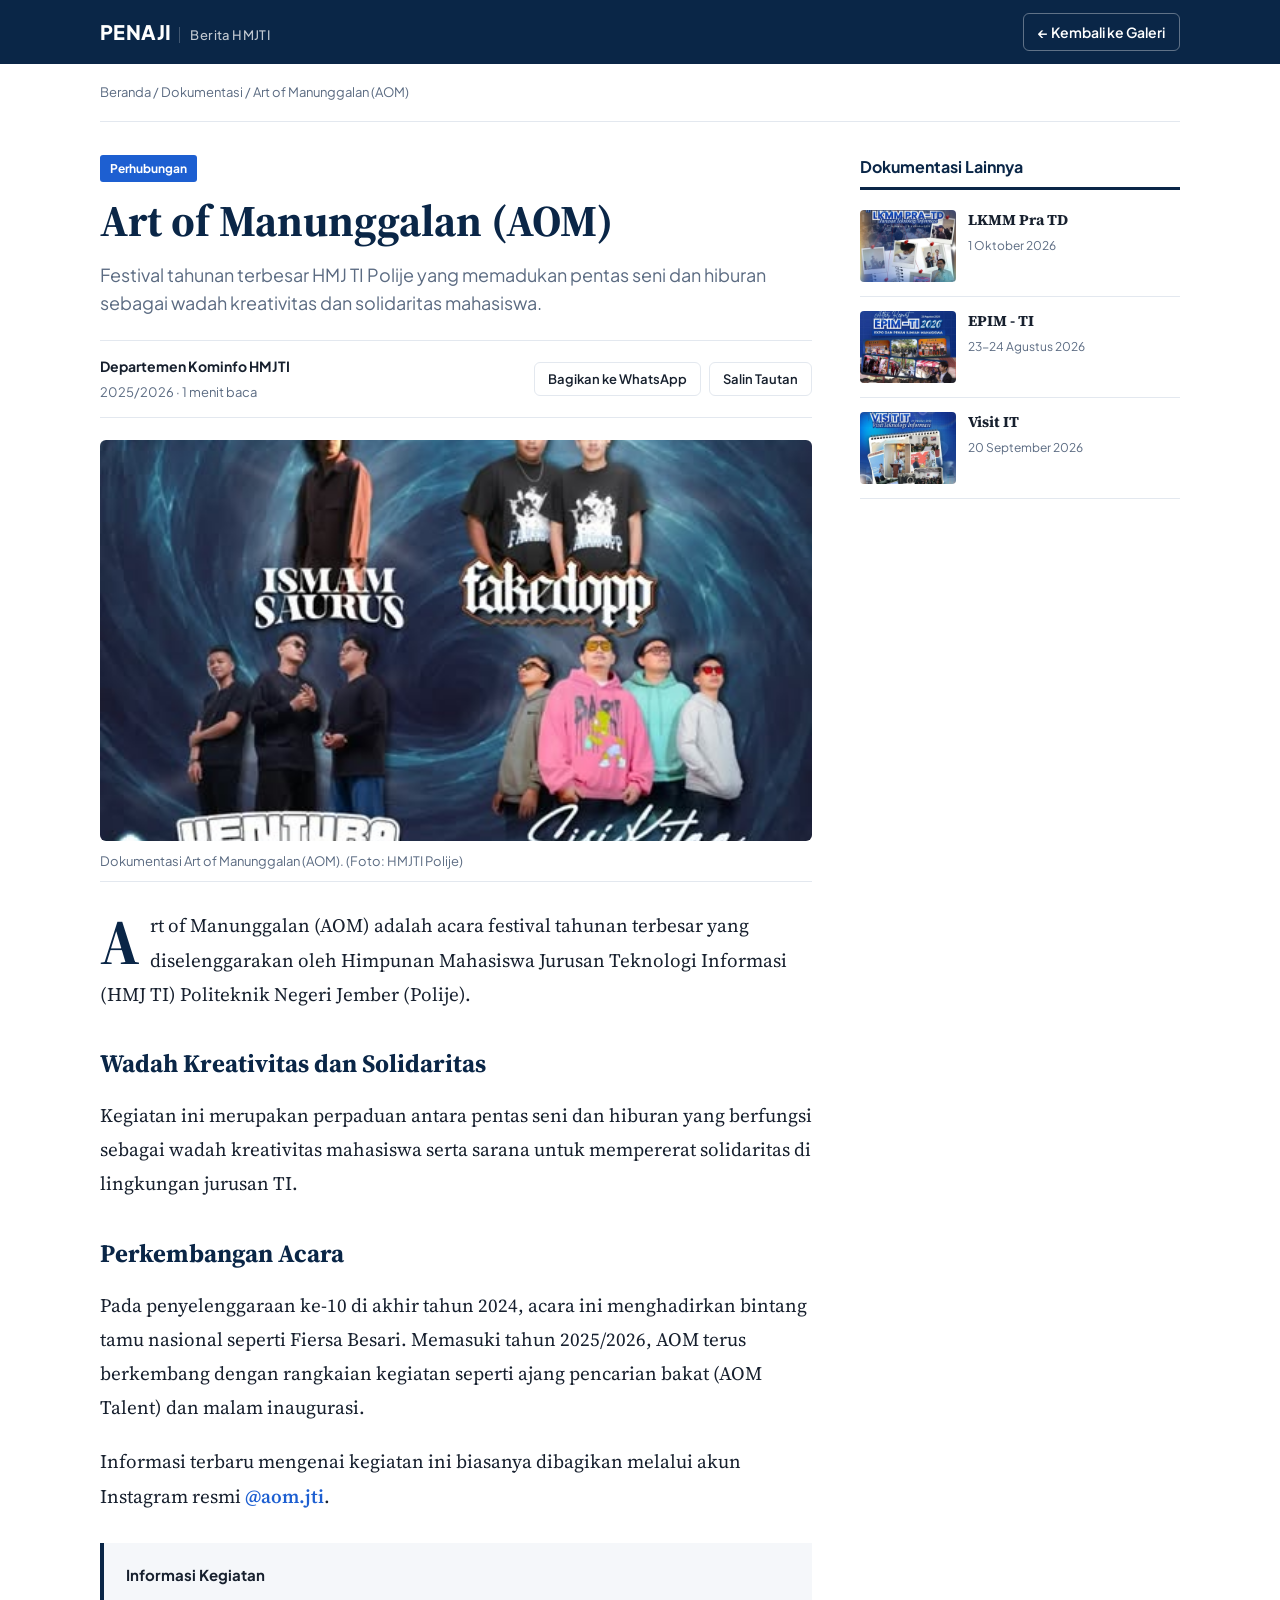
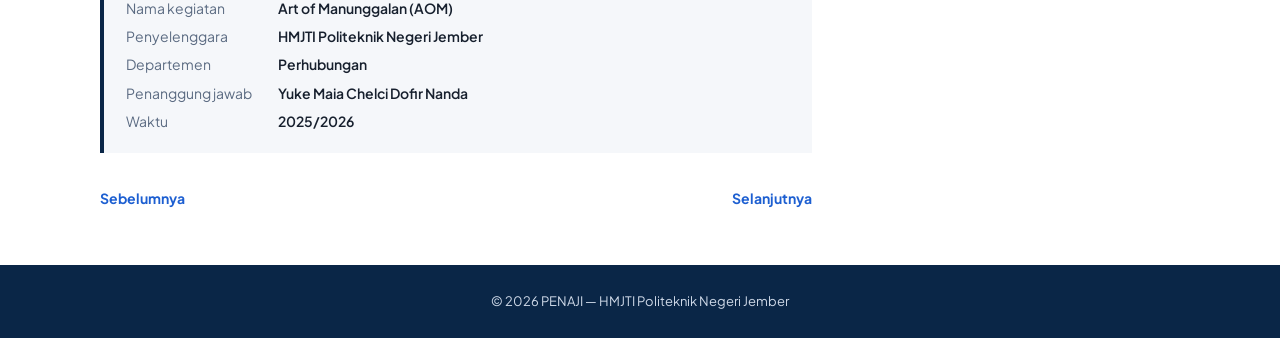
<file: galeri1.html>
<!DOCTYPE html>
<html lang="id">
<head>
<meta charset="UTF-8">
<meta name="viewport" content="width=device-width, initial-scale=1.0">
<title>Art of Manunggalan (AOM) — Berita HMJTI</title>
<meta name="description" content="Festival tahunan terbesar HMJ TI Polije yang memadukan pentas seni dan hiburan sebagai wadah kreativitas dan solidaritas mahasiswa.">
<meta name="theme-color" content="#0A2647">
<link rel="preconnect" href="https://fonts.googleapis.com">
<link rel="preconnect" href="https://fonts.gstatic.com" crossorigin>
<link href="https://fonts.googleapis.com/css2?family=Plus+Jakarta+Sans:wght@400;500;600;700;800&family=Source+Serif+4:opsz,wght@8..60,400;8..60,600;8..60,700&display=swap" rel="stylesheet">
<style>
:root{--navy:#0A2647;--blue:#1d5fd1;--ink:#17202e;--muted:#5b6b82;--line:#e3e8ef;--soft:#f5f7fa}
*{box-sizing:border-box;margin:0;padding:0}
html{scroll-behavior:smooth}
body{font-family:'Plus Jakarta Sans',system-ui,sans-serif;color:var(--ink);background:#fff;line-height:1.6}
a{color:inherit;text-decoration:none}
img{display:block;max-width:100%}
.wrap{max-width:1120px;margin:0 auto;padding:0 20px}
.progress{position:fixed;top:0;left:0;height:3px;width:0;background:#f2a900;z-index:20}
.top{background:var(--navy);color:#fff;position:sticky;top:0;z-index:10}
.top .wrap{display:flex;align-items:center;justify-content:space-between;gap:12px;min-height:64px}
.brand{font-weight:800;font-size:20px;letter-spacing:.02em}
.brand span{font-weight:500;font-size:13px;opacity:.75;margin-left:8px;padding-left:10px;border-left:1px solid rgba(255,255,255,.3)}
.back{font-size:14px;font-weight:600;border:1px solid rgba(255,255,255,.35);padding:7px 14px;border-radius:6px;white-space:nowrap}
.back:hover{background:#fff;color:var(--navy)}
.crumb{font-size:13px;color:var(--muted);padding:18px 0;border-bottom:1px solid var(--line)}
.crumb a:hover{color:var(--blue)}
.layout{display:grid;grid-template-columns:minmax(0,1fr) 320px;gap:48px;padding-top:32px;padding-bottom:56px}
.kicker{display:inline-block;background:var(--blue);color:#fff;font-size:12px;font-weight:700;padding:4px 10px;border-radius:3px}
h1{font-family:'Source Serif 4',Georgia,serif;font-size:clamp(28px,4.6vw,44px);line-height:1.15;margin:14px 0;color:var(--navy)}
.dek{font-size:18px;color:var(--muted)}
.byline{display:flex;flex-wrap:wrap;justify-content:space-between;align-items:center;gap:14px;border-top:1px solid var(--line);border-bottom:1px solid var(--line);padding:14px 0;margin:22px 0}
.author b{display:block;font-size:14px}
.author small{color:var(--muted);font-size:13px}
.share{display:flex;gap:8px}
.share button{font:600 13px 'Plus Jakarta Sans',sans-serif;border:1px solid var(--line);background:#fff;color:var(--ink);padding:8px 13px;border-radius:6px;cursor:pointer}
.share button:hover{border-color:var(--blue);color:var(--blue)}
figure img{width:100%;aspect-ratio:16/9;object-fit:cover;border-radius:6px;background:var(--soft);cursor:zoom-in}
figcaption{font-size:13px;color:var(--muted);padding:10px 0;border-bottom:1px solid var(--line)}
.body{font-family:'Source Serif 4',Georgia,serif;font-size:19px;line-height:1.8;margin-top:26px}
.body p{margin-bottom:20px}
.body p:first-child::first-letter{float:left;font-size:64px;line-height:.95;font-weight:700;color:var(--navy);padding:4px 10px 0 0}
.body h2{font-size:25px;color:var(--navy);margin:30px 0 12px}
.body ul{margin:0 0 20px 22px}
.info{background:var(--soft);border-left:4px solid var(--navy);padding:20px 22px;margin-top:30px}
.info h3{font-size:15px;margin-bottom:10px}
.info dl{display:grid;grid-template-columns:140px 1fr;gap:6px 12px;font-size:14px}
.info dt{color:var(--muted)}
.info dd{font-weight:600}
aside h3{font-size:16px;color:var(--navy);border-bottom:3px solid var(--navy);padding-bottom:8px;margin-bottom:6px}
.side{position:sticky;top:88px}
.rel{display:grid;grid-template-columns:96px 1fr;gap:12px;padding:14px 0;border-bottom:1px solid var(--line)}
.rel img{width:96px;height:72px;object-fit:cover;border-radius:4px;background:var(--soft)}
.rel b{display:block;font-family:'Source Serif 4',Georgia,serif;font-size:15px;line-height:1.35}
.rel small{color:var(--muted);font-size:12px}
.rel:hover b{color:var(--blue)}
.pager{display:flex;justify-content:space-between;gap:16px;margin-top:34px;font-size:14px;font-weight:700;color:var(--blue)}
footer{background:var(--navy);color:#cfd9e8;font-size:13px;padding:26px 0;text-align:center}
.zoom{position:fixed;inset:0;background:rgba(5,14,28,.94);display:none;place-items:center;padding:20px;z-index:30;cursor:zoom-out}
.zoom.show{display:grid}
.zoom img{max-height:90vh;border-radius:4px}
@media(max-width:860px){.layout{grid-template-columns:1fr;gap:40px}.side{position:static}}
@media(max-width:520px){.brand span{display:none}.body{font-size:17.5px}.info dl{grid-template-columns:1fr}}
@media print{.top,.share,aside,.progress,.pager{display:none}.layout{display:block}}
</style>
</head>
<body>
<div class="progress" id="progress"></div>
<header class="top"><div class="wrap">
  <a href="index.html" class="brand">PENAJI<span>Berita HMJTI</span></a>
  <a href="index.html#galeri" class="back">&larr; Kembali ke Galeri</a>
</div></header>

<div class="wrap">
  <nav class="crumb" aria-label="Breadcrumb"><a href="index.html">Beranda</a> / <a href="index.html#galeri">Dokumentasi</a> / Art of Manunggalan (AOM)</nav>
</div>

<main class="wrap layout">
  <article>
    <span class="kicker">Perhubungan</span>
    <h1>Art of Manunggalan (AOM)</h1>
    <p class="dek">Festival tahunan terbesar HMJ TI Polije yang memadukan pentas seni dan hiburan sebagai wadah kreativitas dan solidaritas mahasiswa.</p>
    <div class="byline">
      <div class="author"><b>Departemen Kominfo HMJTI</b><small>2025/2026 &middot; <span id="readTime">1</span> menit baca</small></div>
      <div class="share">
        <button type="button" id="shareWa">Bagikan ke WhatsApp</button>
        <button type="button" id="copyLink">Salin Tautan</button>
      </div>
    </div>
    <figure>
      <img src="assets/galeri1.jpeg" alt="Dokumentasi Art of Manunggalan (AOM)" id="heroImg">
      <figcaption>Dokumentasi Art of Manunggalan (AOM). (Foto: HMJTI Polije)</figcaption>
    </figure>
    <div class="body" id="articleBody">
      <p>Art of Manunggalan (AOM) adalah acara festival tahunan terbesar yang diselenggarakan oleh Himpunan Mahasiswa Jurusan Teknologi Informasi (HMJ TI) Politeknik Negeri Jember (Polije).</p>
      <h2>Wadah Kreativitas dan Solidaritas</h2>
      <p>Kegiatan ini merupakan perpaduan antara pentas seni dan hiburan yang berfungsi sebagai wadah kreativitas mahasiswa serta sarana untuk mempererat solidaritas di lingkungan jurusan TI.</p>
      <h2>Perkembangan Acara</h2>
      <p>Pada penyelenggaraan ke-10 di akhir tahun 2024, acara ini menghadirkan bintang tamu nasional seperti Fiersa Besari. Memasuki tahun 2025/2026, AOM terus berkembang dengan rangkaian kegiatan seperti ajang pencarian bakat (AOM Talent) dan malam inaugurasi.</p>
      <p>Informasi terbaru mengenai kegiatan ini biasanya dibagikan melalui akun Instagram resmi <a href="https://www.instagram.com/aom.jti" target="_blank" rel="noopener noreferrer" style="color:var(--blue);font-weight:600">@aom.jti</a>.</p>
    </div>
    <div class="info">
      <h3>Informasi Kegiatan</h3>
      <dl>
        <dt>Nama kegiatan</dt><dd>Art of Manunggalan (AOM)</dd>
        <dt>Penyelenggara</dt><dd>HMJTI Politeknik Negeri Jember</dd>
        <dt>Departemen</dt><dd>Perhubungan</dd>
        <dt>Penanggung jawab</dt><dd>Yuke Maia Chelci Dofir Nanda</dd>
        <dt>Waktu</dt><dd>2025/2026</dd>
      </dl>
    </div>
    <nav class="pager"><a href="galeri4.html"> Sebelumnya</a><a href="galeri2.html">Selanjutnya </a></nav>
  </article>
  <aside><div class="side">
    <h3>Dokumentasi Lainnya</h3>
    <a class="rel" href="galeri2.html"><img src="assets/galeri2.jpeg" alt=""><span><b>LKMM Pra TD</b><small>1 Oktober 2026</small></span></a>
    <a class="rel" href="galeri3.html"><img src="assets/galeri3.jpeg" alt=""><span><b>EPIM - TI</b><small>23-24 Agustus 2026</small></span></a>
    <a class="rel" href="galeri4.html"><img src="assets/galeri4.jpeg" alt=""><span><b>Visit IT</b><small>20 September 2026</small></span></a>
  </div></aside>
</main>

<footer><div class="wrap">&copy; 2026 PENAJI — HMJTI Politeknik Negeri Jember</div></footer>

<div class="zoom" id="zoom"><img src="assets/galeri1.jpeg" alt="Foto diperbesar"></div>

<script>
const $ = (id) => document.getElementById(id);

// Garis progres membaca
function updateProgress() {
  const max = document.documentElement.scrollHeight - innerHeight;
  $("progress").style.width = (max > 0 ? (scrollY / max) * 100 : 0) + "%";
}
addEventListener("scroll", updateProgress, { passive: true });
updateProgress();

// Estimasi waktu baca (200 kata per menit)
const words = $("articleBody").textContent.trim().split(/\s+/).length;
$("readTime").textContent = Math.max(1, Math.ceil(words / 200));

// Bagikan
$("shareWa").addEventListener("click", () => {
  const text = encodeURIComponent(document.title + "\n" + location.href);
  window.open("https://api.whatsapp.com/send?text=" + text, "_blank", "noopener");
});
$("copyLink").addEventListener("click", async (e) => {
  const btn = e.currentTarget;
  try { await navigator.clipboard.writeText(location.href); btn.textContent = "Tautan disalin"; }
  catch (err) { prompt("Salin tautan berikut:", location.href); }
  setTimeout(() => (btn.textContent = "Salin Tautan"), 2000);
});

// Perbesar foto
$("heroImg").addEventListener("click", () => $("zoom").classList.add("show"));
$("zoom").addEventListener("click", () => $("zoom").classList.remove("show"));
addEventListener("keydown", (e) => { if (e.key === "Escape") $("zoom").classList.remove("show"); });
</script>
</body>
</html>
</file>
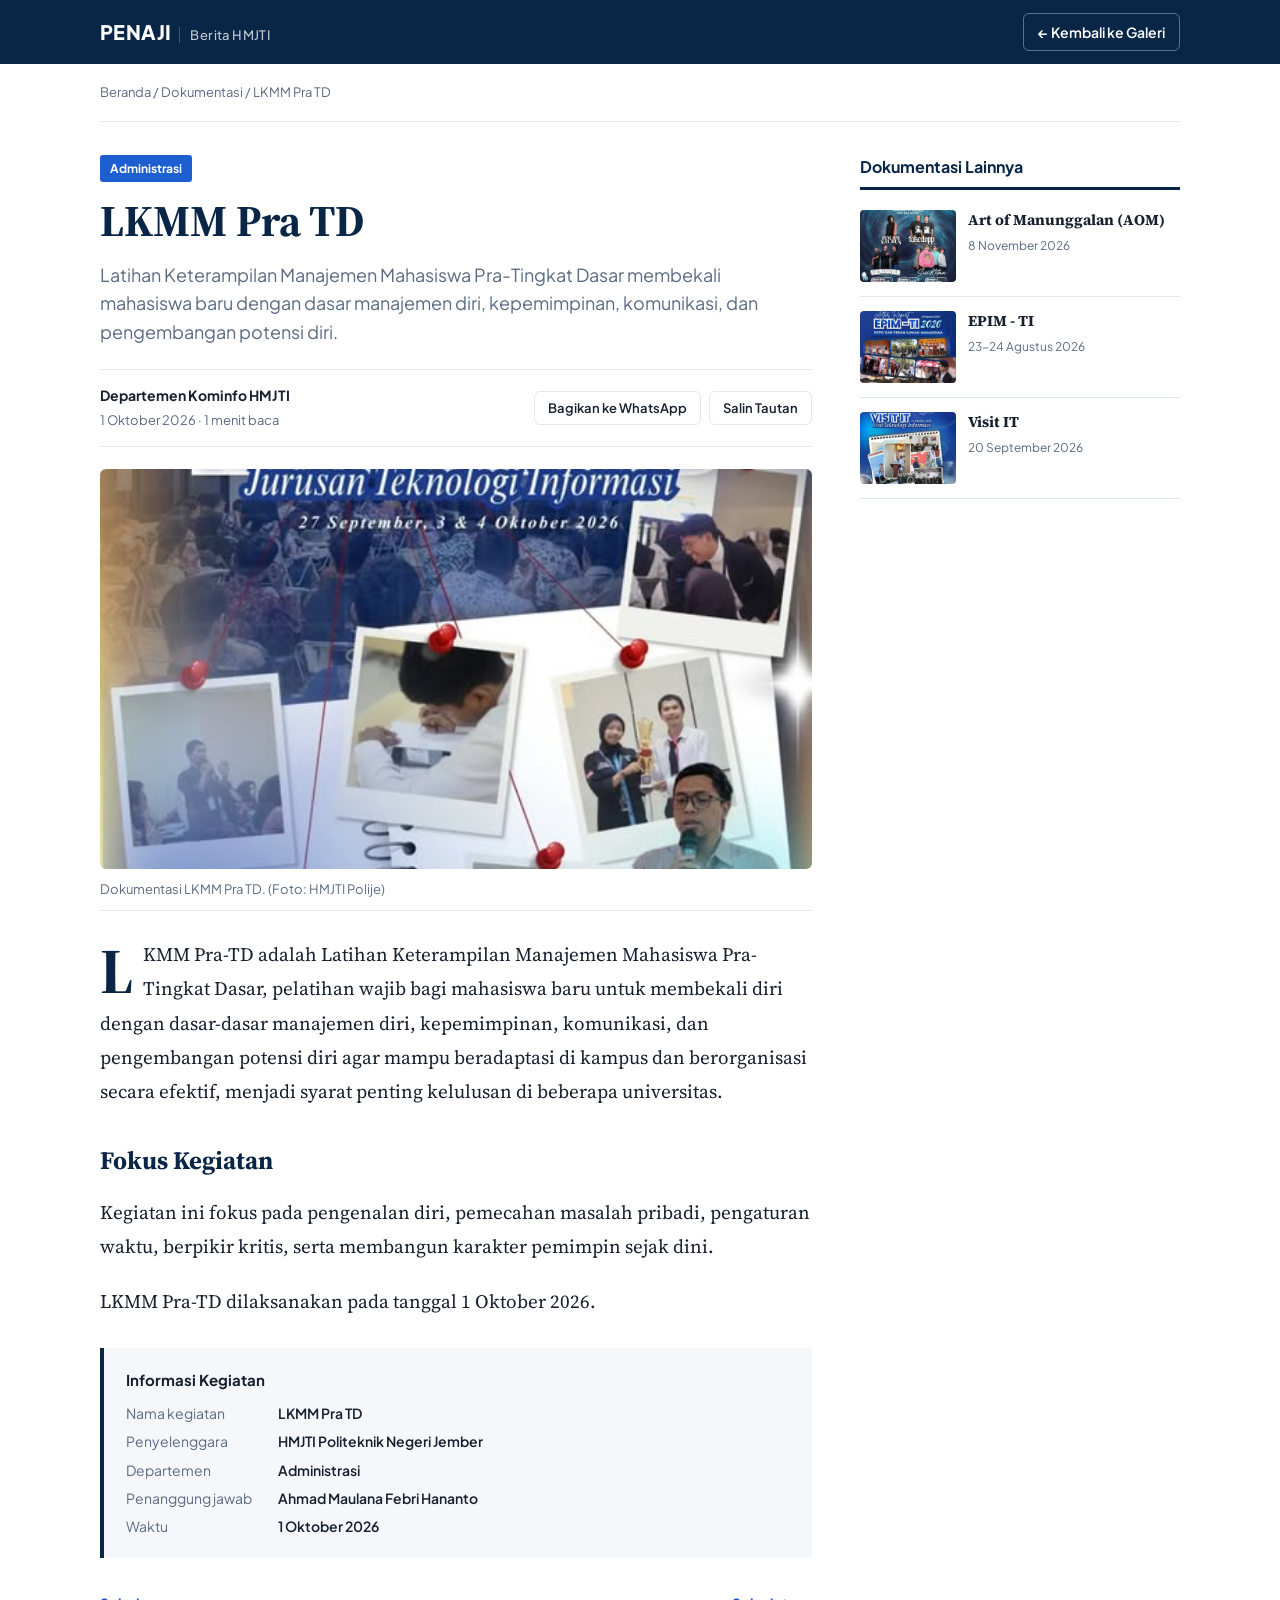
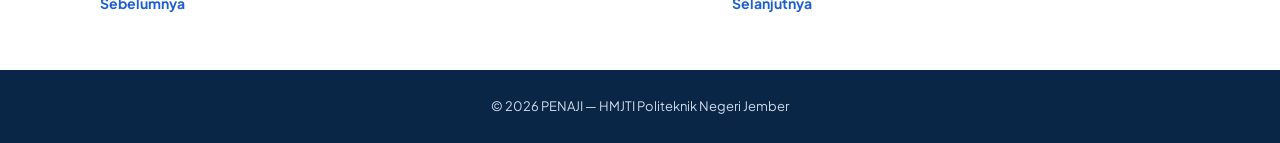
<file: galeri2.html>
<!DOCTYPE html>
<html lang="id">
<head>
<meta charset="UTF-8">
<meta name="viewport" content="width=device-width, initial-scale=1.0">
<title>LKMM Pra TD — Berita HMJTI</title>
<meta name="description" content="Latihan Keterampilan Manajemen Mahasiswa Pra-Tingkat Dasar membekali mahasiswa baru dengan dasar manajemen diri, kepemimpinan, komunikasi, dan pengembangan potensi diri.">
<meta name="theme-color" content="#0A2647">
<link rel="preconnect" href="https://fonts.googleapis.com">
<link rel="preconnect" href="https://fonts.gstatic.com" crossorigin>
<link href="https://fonts.googleapis.com/css2?family=Plus+Jakarta+Sans:wght@400;500;600;700;800&family=Source+Serif+4:opsz,wght@8..60,400;8..60,600;8..60,700&display=swap" rel="stylesheet">
<style>
:root{--navy:#0A2647;--blue:#1d5fd1;--ink:#17202e;--muted:#5b6b82;--line:#e3e8ef;--soft:#f5f7fa}
*{box-sizing:border-box;margin:0;padding:0}
html{scroll-behavior:smooth}
body{font-family:'Plus Jakarta Sans',system-ui,sans-serif;color:var(--ink);background:#fff;line-height:1.6}
a{color:inherit;text-decoration:none}
img{display:block;max-width:100%}
.wrap{max-width:1120px;margin:0 auto;padding:0 20px}
.progress{position:fixed;top:0;left:0;height:3px;width:0;background:#f2a900;z-index:20}
.top{background:var(--navy);color:#fff;position:sticky;top:0;z-index:10}
.top .wrap{display:flex;align-items:center;justify-content:space-between;gap:12px;min-height:64px}
.brand{font-weight:800;font-size:20px;letter-spacing:.02em}
.brand span{font-weight:500;font-size:13px;opacity:.75;margin-left:8px;padding-left:10px;border-left:1px solid rgba(255,255,255,.3)}
.back{font-size:14px;font-weight:600;border:1px solid rgba(255,255,255,.35);padding:7px 14px;border-radius:6px;white-space:nowrap}
.back:hover{background:#fff;color:var(--navy)}
.crumb{font-size:13px;color:var(--muted);padding:18px 0;border-bottom:1px solid var(--line)}
.crumb a:hover{color:var(--blue)}
.layout{display:grid;grid-template-columns:minmax(0,1fr) 320px;gap:48px;padding-top:32px;padding-bottom:56px}
.kicker{display:inline-block;background:var(--blue);color:#fff;font-size:12px;font-weight:700;padding:4px 10px;border-radius:3px}
h1{font-family:'Source Serif 4',Georgia,serif;font-size:clamp(28px,4.6vw,44px);line-height:1.15;margin:14px 0;color:var(--navy)}
.dek{font-size:18px;color:var(--muted)}
.byline{display:flex;flex-wrap:wrap;justify-content:space-between;align-items:center;gap:14px;border-top:1px solid var(--line);border-bottom:1px solid var(--line);padding:14px 0;margin:22px 0}
.author b{display:block;font-size:14px}
.author small{color:var(--muted);font-size:13px}
.share{display:flex;gap:8px}
.share button{font:600 13px 'Plus Jakarta Sans',sans-serif;border:1px solid var(--line);background:#fff;color:var(--ink);padding:8px 13px;border-radius:6px;cursor:pointer}
.share button:hover{border-color:var(--blue);color:var(--blue)}
figure img{width:100%;aspect-ratio:16/9;object-fit:cover;border-radius:6px;background:var(--soft);cursor:zoom-in}
figcaption{font-size:13px;color:var(--muted);padding:10px 0;border-bottom:1px solid var(--line)}
.body{font-family:'Source Serif 4',Georgia,serif;font-size:19px;line-height:1.8;margin-top:26px}
.body p{margin-bottom:20px}
.body p:first-child::first-letter{float:left;font-size:64px;line-height:.95;font-weight:700;color:var(--navy);padding:4px 10px 0 0}
.body h2{font-size:25px;color:var(--navy);margin:30px 0 12px}
.body ul{margin:0 0 20px 22px}
.info{background:var(--soft);border-left:4px solid var(--navy);padding:20px 22px;margin-top:30px}
.info h3{font-size:15px;margin-bottom:10px}
.info dl{display:grid;grid-template-columns:140px 1fr;gap:6px 12px;font-size:14px}
.info dt{color:var(--muted)}
.info dd{font-weight:600}
aside h3{font-size:16px;color:var(--navy);border-bottom:3px solid var(--navy);padding-bottom:8px;margin-bottom:6px}
.side{position:sticky;top:88px}
.rel{display:grid;grid-template-columns:96px 1fr;gap:12px;padding:14px 0;border-bottom:1px solid var(--line)}
.rel img{width:96px;height:72px;object-fit:cover;border-radius:4px;background:var(--soft)}
.rel b{display:block;font-family:'Source Serif 4',Georgia,serif;font-size:15px;line-height:1.35}
.rel small{color:var(--muted);font-size:12px}
.rel:hover b{color:var(--blue)}
.pager{display:flex;justify-content:space-between;gap:16px;margin-top:34px;font-size:14px;font-weight:700;color:var(--blue)}
footer{background:var(--navy);color:#cfd9e8;font-size:13px;padding:26px 0;text-align:center}
.zoom{position:fixed;inset:0;background:rgba(5,14,28,.94);display:none;place-items:center;padding:20px;z-index:30;cursor:zoom-out}
.zoom.show{display:grid}
.zoom img{max-height:90vh;border-radius:4px}
@media(max-width:860px){.layout{grid-template-columns:1fr;gap:40px}.side{position:static}}
@media(max-width:520px){.brand span{display:none}.body{font-size:17.5px}.info dl{grid-template-columns:1fr}}
@media print{.top,.share,aside,.progress,.pager{display:none}.layout{display:block}}
</style>
</head>
<body>
<div class="progress" id="progress"></div>
<header class="top"><div class="wrap">
  <a href="index.html" class="brand">PENAJI<span>Berita HMJTI</span></a>
  <a href="index.html#galeri" class="back">&larr; Kembali ke Galeri</a>
</div></header>

<div class="wrap">
  <nav class="crumb" aria-label="Breadcrumb"><a href="index.html">Beranda</a> / <a href="index.html#galeri">Dokumentasi</a> / LKMM Pra TD</nav>
</div>

<main class="wrap layout">
  <article>
    <span class="kicker">Administrasi</span>
    <h1>LKMM Pra TD</h1>
    <p class="dek">Latihan Keterampilan Manajemen Mahasiswa Pra-Tingkat Dasar membekali mahasiswa baru dengan dasar manajemen diri, kepemimpinan, komunikasi, dan pengembangan potensi diri.</p>
    <div class="byline">
      <div class="author"><b>Departemen Kominfo HMJTI</b><small>1 Oktober 2026 &middot; <span id="readTime">1</span> menit baca</small></div>
      <div class="share">
        <button type="button" id="shareWa">Bagikan ke WhatsApp</button>
        <button type="button" id="copyLink">Salin Tautan</button>
      </div>
    </div>
    <figure>
      <img src="assets/galeri2.jpeg" alt="Dokumentasi LKMM Pra TD" id="heroImg">
      <figcaption>Dokumentasi LKMM Pra TD. (Foto: HMJTI Polije)</figcaption>
    </figure>
    <div class="body" id="articleBody">
      <p>LKMM Pra-TD adalah Latihan Keterampilan Manajemen Mahasiswa Pra-Tingkat Dasar, pelatihan wajib bagi mahasiswa baru untuk membekali diri dengan dasar-dasar manajemen diri, kepemimpinan, komunikasi, dan pengembangan potensi diri agar mampu beradaptasi di kampus dan berorganisasi secara efektif, menjadi syarat penting kelulusan di beberapa universitas.</p>
      <h2>Fokus Kegiatan</h2>
      <p>Kegiatan ini fokus pada pengenalan diri, pemecahan masalah pribadi, pengaturan waktu, berpikir kritis, serta membangun karakter pemimpin sejak dini.</p>
      <p>LKMM Pra-TD dilaksanakan pada tanggal 1 Oktober 2026.</p>
    </div>
    <div class="info">
      <h3>Informasi Kegiatan</h3>
      <dl>
        <dt>Nama kegiatan</dt><dd>LKMM Pra TD</dd>
        <dt>Penyelenggara</dt><dd>HMJTI Politeknik Negeri Jember</dd>
        <dt>Departemen</dt><dd>Administrasi</dd>
        <dt>Penanggung jawab</dt><dd>Ahmad Maulana Febri Hananto</dd>
        <dt>Waktu</dt><dd>1 Oktober 2026</dd>
      </dl>
    </div>
    <nav class="pager"><a href="galeri1.html"> Sebelumnya</a><a href="galeri3.html">Selanjutnya </a></nav>
  </article>
  <aside><div class="side">
    <h3>Dokumentasi Lainnya</h3>
    <a class="rel" href="galeri1.html"><img src="assets/galeri1.jpeg" alt=""><span><b>Art of Manunggalan (AOM) </b><small> 8 November 2026</small></span></a>
    <a class="rel" href="galeri3.html"><img src="assets/galeri3.jpeg" alt=""><span><b> EPIM - TI </b><small> 23-24 Agustus 2026</small></span></a>
    <a class="rel" href="galeri4.html"><img src="assets/galeri4.jpeg" alt=""><span><b>Visit IT  </b><small> 20 September 2026</small></span></a>
  </div></aside>
</main>

<footer><div class="wrap">&copy; 2026 PENAJI — HMJTI Politeknik Negeri Jember</div></footer>

<div class="zoom" id="zoom"><img src="assets/galeri2.jpeg" alt="Foto diperbesar"></div>

<script>
const $ = (id) => document.getElementById(id);

// Garis progres membaca
function updateProgress() {
  const max = document.documentElement.scrollHeight - innerHeight;
  $("progress").style.width = (max > 0 ? (scrollY / max) * 100 : 0) + "%";
}
addEventListener("scroll", updateProgress, { passive: true });
updateProgress();

// Estimasi waktu baca (200 kata per menit)
const words = $("articleBody").textContent.trim().split(/\s+/).length;
$("readTime").textContent = Math.max(1, Math.ceil(words / 200));

// Bagikan
$("shareWa").addEventListener("click", () => {
  const text = encodeURIComponent(document.title + "\n" + location.href);
  window.open("https://api.whatsapp.com/send?text=" + text, "_blank", "noopener");
});
$("copyLink").addEventListener("click", async (e) => {
  const btn = e.currentTarget;
  try { await navigator.clipboard.writeText(location.href); btn.textContent = "Tautan disalin"; }
  catch (err) { prompt("Salin tautan berikut:", location.href); }
  setTimeout(() => (btn.textContent = "Salin Tautan"), 2000);
});

// Perbesar foto
$("heroImg").addEventListener("click", () => $("zoom").classList.add("show"));
$("zoom").addEventListener("click", () => $("zoom").classList.remove("show"));
addEventListener("keydown", (e) => { if (e.key === "Escape") $("zoom").classList.remove("show"); });
</script>
</body>
</html>
</file>
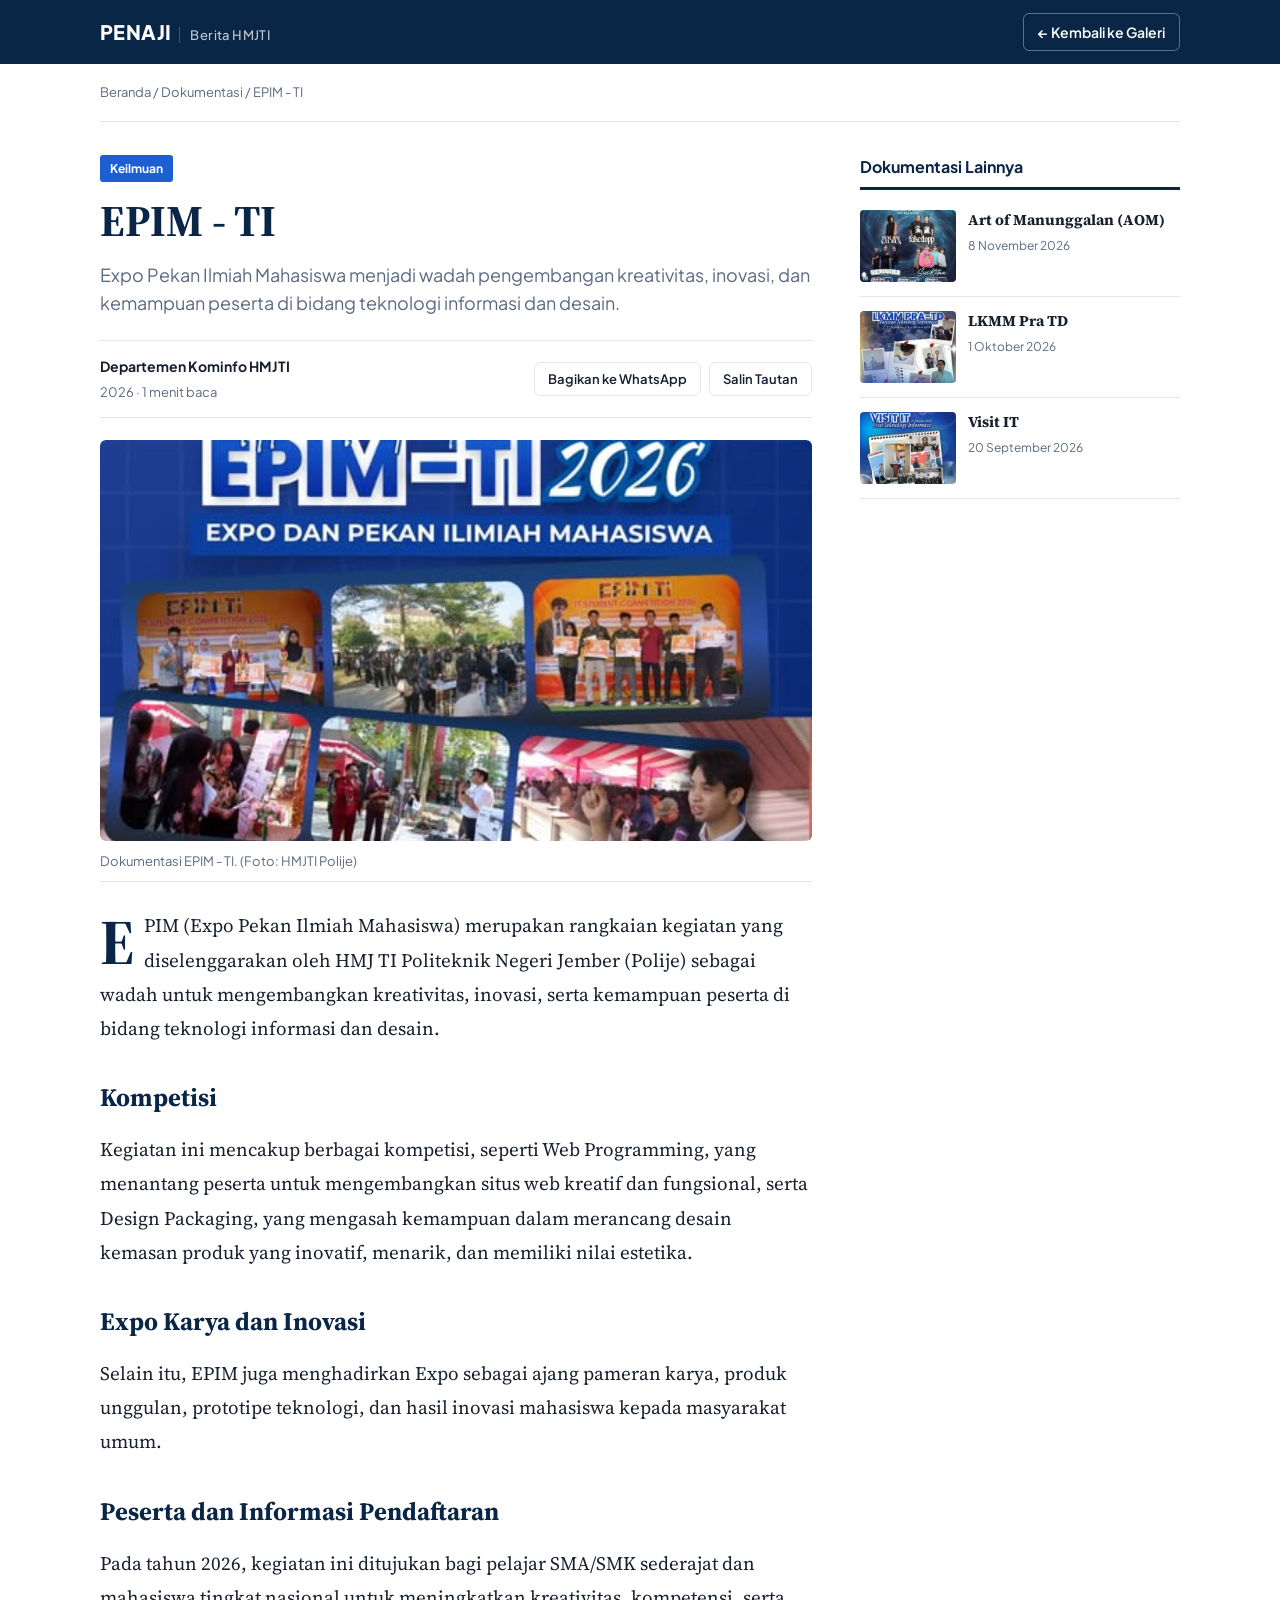
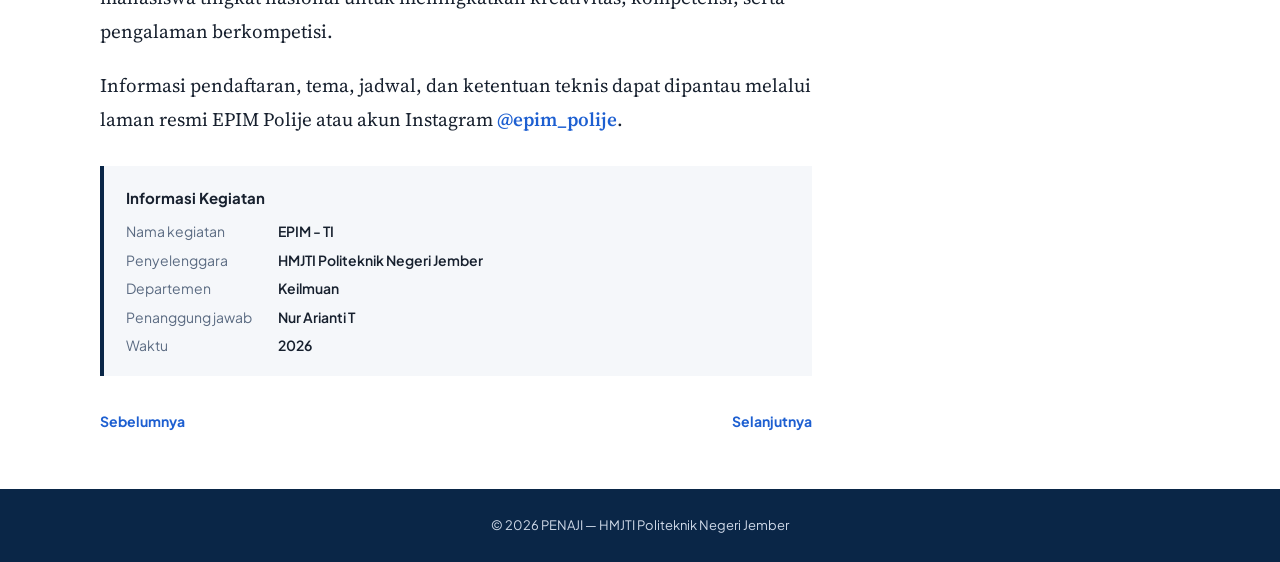
<file: galeri3.html>
<!DOCTYPE html>
<html lang="id">
<head>
<meta charset="UTF-8">
<meta name="viewport" content="width=device-width, initial-scale=1.0">
<title>EPIM - TI — Berita HMJTI</title>
<meta name="description" content="Expo Pekan Ilmiah Mahasiswa menjadi wadah pengembangan kreativitas, inovasi, dan kemampuan peserta di bidang teknologi informasi dan desain.">
<meta name="theme-color" content="#0A2647">
<link rel="preconnect" href="https://fonts.googleapis.com">
<link rel="preconnect" href="https://fonts.gstatic.com" crossorigin>
<link href="https://fonts.googleapis.com/css2?family=Plus+Jakarta+Sans:wght@400;500;600;700;800&family=Source+Serif+4:opsz,wght@8..60,400;8..60,600;8..60,700&display=swap" rel="stylesheet">
<style>
:root{--navy:#0A2647;--blue:#1d5fd1;--ink:#17202e;--muted:#5b6b82;--line:#e3e8ef;--soft:#f5f7fa}
*{box-sizing:border-box;margin:0;padding:0}
html{scroll-behavior:smooth}
body{font-family:'Plus Jakarta Sans',system-ui,sans-serif;color:var(--ink);background:#fff;line-height:1.6}
a{color:inherit;text-decoration:none}
img{display:block;max-width:100%}
.wrap{max-width:1120px;margin:0 auto;padding:0 20px}
.progress{position:fixed;top:0;left:0;height:3px;width:0;background:#f2a900;z-index:20}
.top{background:var(--navy);color:#fff;position:sticky;top:0;z-index:10}
.top .wrap{display:flex;align-items:center;justify-content:space-between;gap:12px;min-height:64px}
.brand{font-weight:800;font-size:20px;letter-spacing:.02em}
.brand span{font-weight:500;font-size:13px;opacity:.75;margin-left:8px;padding-left:10px;border-left:1px solid rgba(255,255,255,.3)}
.back{font-size:14px;font-weight:600;border:1px solid rgba(255,255,255,.35);padding:7px 14px;border-radius:6px;white-space:nowrap}
.back:hover{background:#fff;color:var(--navy)}
.crumb{font-size:13px;color:var(--muted);padding:18px 0;border-bottom:1px solid var(--line)}
.crumb a:hover{color:var(--blue)}
.layout{display:grid;grid-template-columns:minmax(0,1fr) 320px;gap:48px;padding-top:32px;padding-bottom:56px}
.kicker{display:inline-block;background:var(--blue);color:#fff;font-size:12px;font-weight:700;padding:4px 10px;border-radius:3px}
h1{font-family:'Source Serif 4',Georgia,serif;font-size:clamp(28px,4.6vw,44px);line-height:1.15;margin:14px 0;color:var(--navy)}
.dek{font-size:18px;color:var(--muted)}
.byline{display:flex;flex-wrap:wrap;justify-content:space-between;align-items:center;gap:14px;border-top:1px solid var(--line);border-bottom:1px solid var(--line);padding:14px 0;margin:22px 0}
.author b{display:block;font-size:14px}
.author small{color:var(--muted);font-size:13px}
.share{display:flex;gap:8px}
.share button{font:600 13px 'Plus Jakarta Sans',sans-serif;border:1px solid var(--line);background:#fff;color:var(--ink);padding:8px 13px;border-radius:6px;cursor:pointer}
.share button:hover{border-color:var(--blue);color:var(--blue)}
figure img{width:100%;aspect-ratio:16/9;object-fit:cover;border-radius:6px;background:var(--soft);cursor:zoom-in}
figcaption{font-size:13px;color:var(--muted);padding:10px 0;border-bottom:1px solid var(--line)}
.body{font-family:'Source Serif 4',Georgia,serif;font-size:19px;line-height:1.8;margin-top:26px}
.body p{margin-bottom:20px}
.body p:first-child::first-letter{float:left;font-size:64px;line-height:.95;font-weight:700;color:var(--navy);padding:4px 10px 0 0}
.body h2{font-size:25px;color:var(--navy);margin:30px 0 12px}
.body ul{margin:0 0 20px 22px}
.info{background:var(--soft);border-left:4px solid var(--navy);padding:20px 22px;margin-top:30px}
.info h3{font-size:15px;margin-bottom:10px}
.info dl{display:grid;grid-template-columns:140px 1fr;gap:6px 12px;font-size:14px}
.info dt{color:var(--muted)}
.info dd{font-weight:600}
aside h3{font-size:16px;color:var(--navy);border-bottom:3px solid var(--navy);padding-bottom:8px;margin-bottom:6px}
.side{position:sticky;top:88px}
.rel{display:grid;grid-template-columns:96px 1fr;gap:12px;padding:14px 0;border-bottom:1px solid var(--line)}
.rel img{width:96px;height:72px;object-fit:cover;border-radius:4px;background:var(--soft)}
.rel b{display:block;font-family:'Source Serif 4',Georgia,serif;font-size:15px;line-height:1.35}
.rel small{color:var(--muted);font-size:12px}
.rel:hover b{color:var(--blue)}
.pager{display:flex;justify-content:space-between;gap:16px;margin-top:34px;font-size:14px;font-weight:700;color:var(--blue)}
footer{background:var(--navy);color:#cfd9e8;font-size:13px;padding:26px 0;text-align:center}
.zoom{position:fixed;inset:0;background:rgba(5,14,28,.94);display:none;place-items:center;padding:20px;z-index:30;cursor:zoom-out}
.zoom.show{display:grid}
.zoom img{max-height:90vh;border-radius:4px}
@media(max-width:860px){.layout{grid-template-columns:1fr;gap:40px}.side{position:static}}
@media(max-width:520px){.brand span{display:none}.body{font-size:17.5px}.info dl{grid-template-columns:1fr}}
@media print{.top,.share,aside,.progress,.pager{display:none}.layout{display:block}}
</style>
</head>
<body>
<div class="progress" id="progress"></div>
<header class="top"><div class="wrap">
  <a href="index.html" class="brand">PENAJI<span>Berita HMJTI</span></a>
  <a href="index.html#galeri" class="back">&larr; Kembali ke Galeri</a>
</div></header>

<div class="wrap">
  <nav class="crumb" aria-label="Breadcrumb"><a href="index.html">Beranda</a> / <a href="index.html#galeri">Dokumentasi</a> / EPIM - TI</nav>
</div>

<main class="wrap layout">
  <article>
    <span class="kicker">Keilmuan</span>
    <h1>EPIM - TI</h1>
    <p class="dek">Expo Pekan Ilmiah Mahasiswa menjadi wadah pengembangan kreativitas, inovasi, dan kemampuan peserta di bidang teknologi informasi dan desain.</p>
    <div class="byline">
      <div class="author"><b>Departemen Kominfo HMJTI</b><small>2026 &middot; <span id="readTime">1</span> menit baca</small></div>
      <div class="share">
        <button type="button" id="shareWa">Bagikan ke WhatsApp</button>
        <button type="button" id="copyLink">Salin Tautan</button>
      </div>
    </div>
    <figure>
      <img src="assets/galeri3.jpeg" alt="Dokumentasi EPIM - TI" id="heroImg">
      <figcaption>Dokumentasi EPIM - TI. (Foto: HMJTI Polije)</figcaption>
    </figure>
    <div class="body" id="articleBody">
      <p>EPIM (Expo Pekan Ilmiah Mahasiswa) merupakan rangkaian kegiatan yang diselenggarakan oleh HMJ TI Politeknik Negeri Jember (Polije) sebagai wadah untuk mengembangkan kreativitas, inovasi, serta kemampuan peserta di bidang teknologi informasi dan desain.</p>
      <h2>Kompetisi</h2>
      <p>Kegiatan ini mencakup berbagai kompetisi, seperti Web Programming, yang menantang peserta untuk mengembangkan situs web kreatif dan fungsional, serta Design Packaging, yang mengasah kemampuan dalam merancang desain kemasan produk yang inovatif, menarik, dan memiliki nilai estetika.</p>
      <h2>Expo Karya dan Inovasi</h2>
      <p>Selain itu, EPIM juga menghadirkan Expo sebagai ajang pameran karya, produk unggulan, prototipe teknologi, dan hasil inovasi mahasiswa kepada masyarakat umum.</p>
      <h2>Peserta dan Informasi Pendaftaran</h2>
      <p>Pada tahun 2026, kegiatan ini ditujukan bagi pelajar SMA/SMK sederajat dan mahasiswa tingkat nasional untuk meningkatkan kreativitas, kompetensi, serta pengalaman berkompetisi.</p>
      <p>Informasi pendaftaran, tema, jadwal, dan ketentuan teknis dapat dipantau melalui laman resmi EPIM Polije atau akun Instagram <a href="https://www.instagram.com/epim_polije" target="_blank" rel="noopener noreferrer" style="color:var(--blue);font-weight:600">@epim_polije</a>.</p>
    </div>
    <div class="info">
      <h3>Informasi Kegiatan</h3>
      <dl>
        <dt>Nama kegiatan</dt><dd>EPIM - TI</dd>
        <dt>Penyelenggara</dt><dd>HMJTI Politeknik Negeri Jember</dd>
        <dt>Departemen</dt><dd>Keilmuan</dd>
        <dt>Penanggung jawab</dt><dd>Nur Arianti T</dd>
        <dt>Waktu</dt><dd>2026</dd>
      </dl>
    </div>
    <nav class="pager"><a href="galeri2.html"> Sebelumnya</a><a href="galeri4.html">Selanjutnya </a></nav>
  </article>
  <aside><div class="side">
    <h3>Dokumentasi Lainnya</h3>
    <a class="rel" href="galeri1.html"><img src="assets/galeri1.jpeg" alt=""><span><b> Art of Manunggalan (AOM)</b><small>8 November 2026</small></span></a>
    <a class="rel" href="galeri2.html"><img src="assets/galeri2.jpeg" alt=""><span><b>LKMM Pra TD</b><small>1 Oktober 2026</small></span></a>
    <a class="rel" href="galeri4.html"><img src="assets/galeri4.jpeg" alt=""><span><b> Visit IT </b><small> 20 September 2026</small></span></a>
  </div></aside>
</main>

<footer><div class="wrap">&copy; 2026 PENAJI — HMJTI Politeknik Negeri Jember</div></footer>

<div class="zoom" id="zoom"><img src="assets/galeri3.jpeg" alt="Foto diperbesar"></div>

<script>
const $ = (id) => document.getElementById(id);

// Garis progres membaca
function updateProgress() {
  const max = document.documentElement.scrollHeight - innerHeight;
  $("progress").style.width = (max > 0 ? (scrollY / max) * 100 : 0) + "%";
}
addEventListener("scroll", updateProgress, { passive: true });
updateProgress();

// Estimasi waktu baca (200 kata per menit)
const words = $("articleBody").textContent.trim().split(/\s+/).length;
$("readTime").textContent = Math.max(1, Math.ceil(words / 200));

// Bagikan
$("shareWa").addEventListener("click", () => {
  const text = encodeURIComponent(document.title + "\n" + location.href);
  window.open("https://api.whatsapp.com/send?text=" + text, "_blank", "noopener");
});
$("copyLink").addEventListener("click", async (e) => {
  const btn = e.currentTarget;
  try { await navigator.clipboard.writeText(location.href); btn.textContent = "Tautan disalin"; }
  catch (err) { prompt("Salin tautan berikut:", location.href); }
  setTimeout(() => (btn.textContent = "Salin Tautan"), 2000);
});

// Perbesar foto
$("heroImg").addEventListener("click", () => $("zoom").classList.add("show"));
$("zoom").addEventListener("click", () => $("zoom").classList.remove("show"));
addEventListener("keydown", (e) => { if (e.key === "Escape") $("zoom").classList.remove("show"); });
</script>
</body>
</html>
</file>
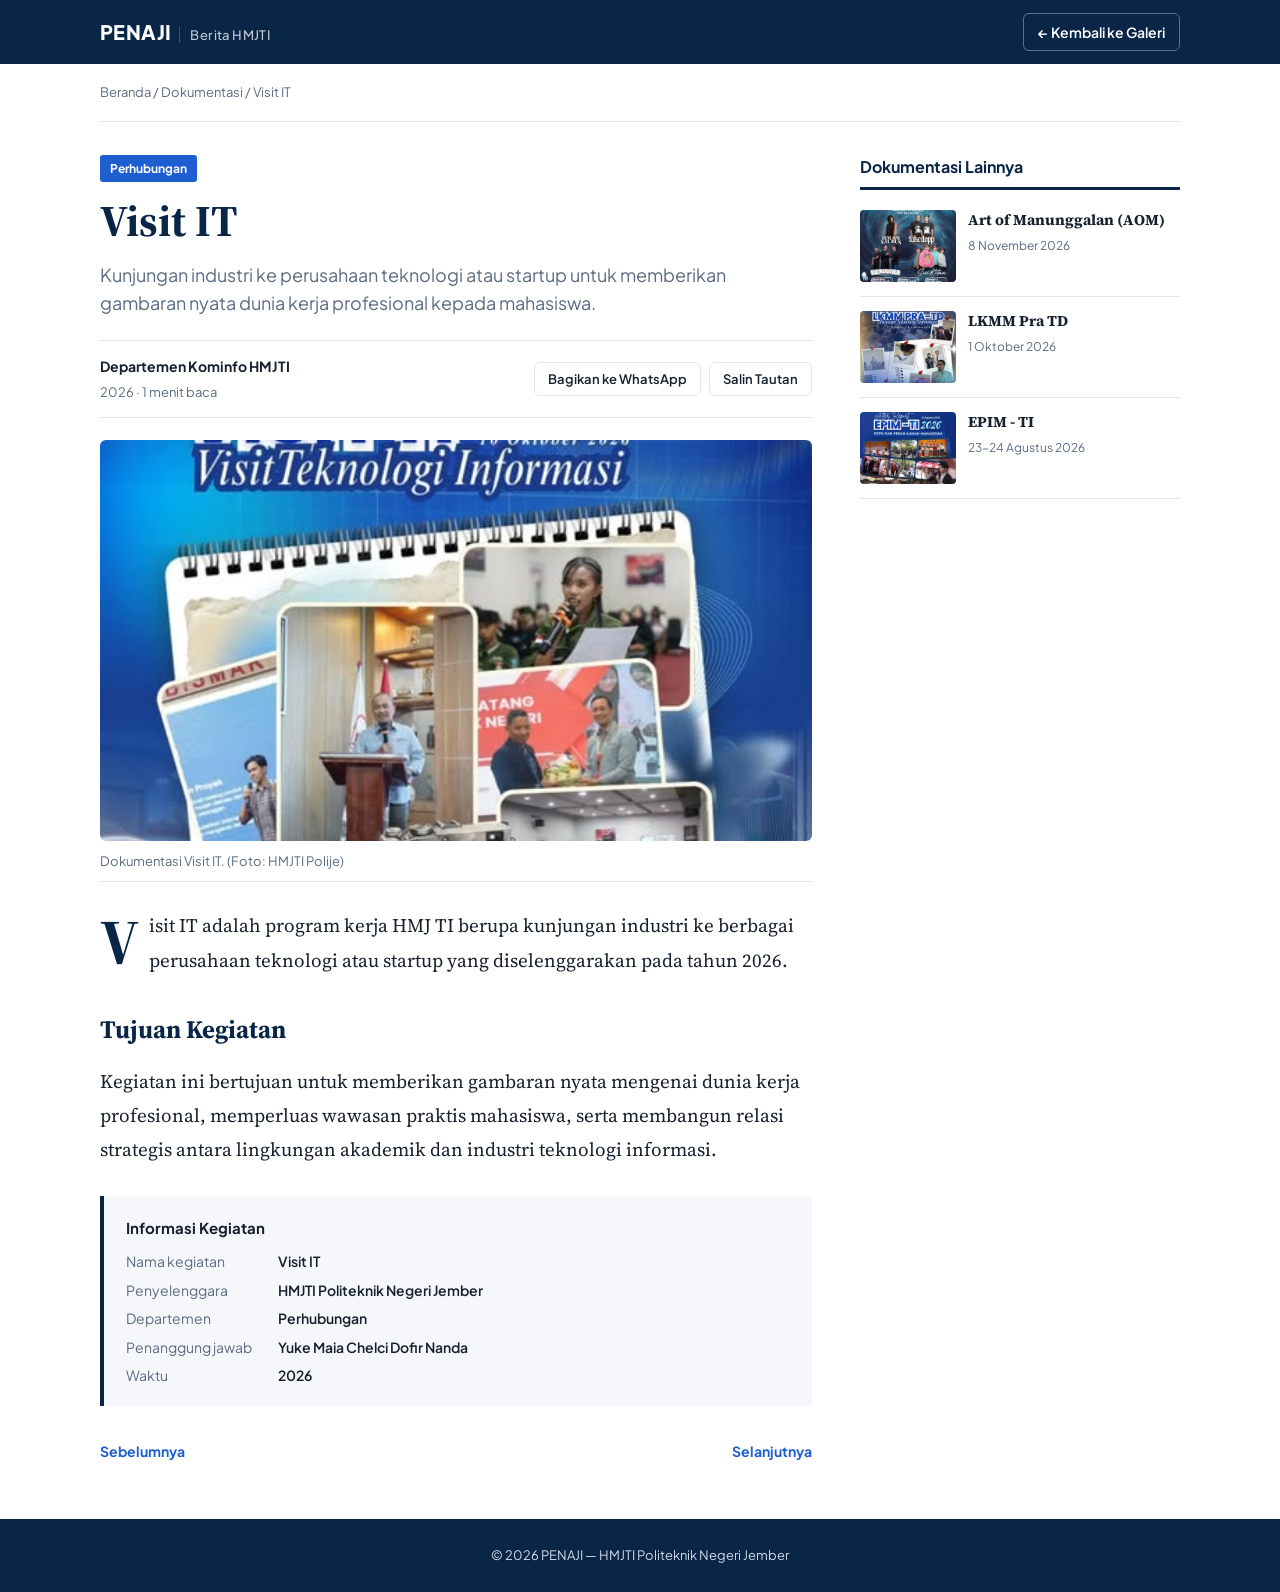
<file: galeri4.html>
<!DOCTYPE html>
<html lang="id">
<head>
<meta charset="UTF-8">
<meta name="viewport" content="width=device-width, initial-scale=1.0">
<title>Visit IT — Berita HMJTI</title>
<meta name="description" content="Kunjungan industri ke perusahaan teknologi atau startup untuk memberikan gambaran nyata dunia kerja profesional kepada mahasiswa.">
<meta name="theme-color" content="#0A2647">
<link rel="preconnect" href="https://fonts.googleapis.com">
<link rel="preconnect" href="https://fonts.gstatic.com" crossorigin>
<link href="https://fonts.googleapis.com/css2?family=Plus+Jakarta+Sans:wght@400;500;600;700;800&family=Source+Serif+4:opsz,wght@8..60,400;8..60,600;8..60,700&display=swap" rel="stylesheet">
<style>
:root{--navy:#0A2647;--blue:#1d5fd1;--ink:#17202e;--muted:#5b6b82;--line:#e3e8ef;--soft:#f5f7fa}
*{box-sizing:border-box;margin:0;padding:0}
html{scroll-behavior:smooth}
body{font-family:'Plus Jakarta Sans',system-ui,sans-serif;color:var(--ink);background:#fff;line-height:1.6}
a{color:inherit;text-decoration:none}
img{display:block;max-width:100%}
.wrap{max-width:1120px;margin:0 auto;padding:0 20px}
.progress{position:fixed;top:0;left:0;height:3px;width:0;background:#f2a900;z-index:20}
.top{background:var(--navy);color:#fff;position:sticky;top:0;z-index:10}
.top .wrap{display:flex;align-items:center;justify-content:space-between;gap:12px;min-height:64px}
.brand{font-weight:800;font-size:20px;letter-spacing:.02em}
.brand span{font-weight:500;font-size:13px;opacity:.75;margin-left:8px;padding-left:10px;border-left:1px solid rgba(255,255,255,.3)}
.back{font-size:14px;font-weight:600;border:1px solid rgba(255,255,255,.35);padding:7px 14px;border-radius:6px;white-space:nowrap}
.back:hover{background:#fff;color:var(--navy)}
.crumb{font-size:13px;color:var(--muted);padding:18px 0;border-bottom:1px solid var(--line)}
.crumb a:hover{color:var(--blue)}
.layout{display:grid;grid-template-columns:minmax(0,1fr) 320px;gap:48px;padding-top:32px;padding-bottom:56px}
.kicker{display:inline-block;background:var(--blue);color:#fff;font-size:12px;font-weight:700;padding:4px 10px;border-radius:3px}
h1{font-family:'Source Serif 4',Georgia,serif;font-size:clamp(28px,4.6vw,44px);line-height:1.15;margin:14px 0;color:var(--navy)}
.dek{font-size:18px;color:var(--muted)}
.byline{display:flex;flex-wrap:wrap;justify-content:space-between;align-items:center;gap:14px;border-top:1px solid var(--line);border-bottom:1px solid var(--line);padding:14px 0;margin:22px 0}
.author b{display:block;font-size:14px}
.author small{color:var(--muted);font-size:13px}
.share{display:flex;gap:8px}
.share button{font:600 13px 'Plus Jakarta Sans',sans-serif;border:1px solid var(--line);background:#fff;color:var(--ink);padding:8px 13px;border-radius:6px;cursor:pointer}
.share button:hover{border-color:var(--blue);color:var(--blue)}
figure img{width:100%;aspect-ratio:16/9;object-fit:cover;border-radius:6px;background:var(--soft);cursor:zoom-in}
figcaption{font-size:13px;color:var(--muted);padding:10px 0;border-bottom:1px solid var(--line)}
.body{font-family:'Source Serif 4',Georgia,serif;font-size:19px;line-height:1.8;margin-top:26px}
.body p{margin-bottom:20px}
.body p:first-child::first-letter{float:left;font-size:64px;line-height:.95;font-weight:700;color:var(--navy);padding:4px 10px 0 0}
.body h2{font-size:25px;color:var(--navy);margin:30px 0 12px}
.body ul{margin:0 0 20px 22px}
.info{background:var(--soft);border-left:4px solid var(--navy);padding:20px 22px;margin-top:30px}
.info h3{font-size:15px;margin-bottom:10px}
.info dl{display:grid;grid-template-columns:140px 1fr;gap:6px 12px;font-size:14px}
.info dt{color:var(--muted)}
.info dd{font-weight:600}
aside h3{font-size:16px;color:var(--navy);border-bottom:3px solid var(--navy);padding-bottom:8px;margin-bottom:6px}
.side{position:sticky;top:88px}
.rel{display:grid;grid-template-columns:96px 1fr;gap:12px;padding:14px 0;border-bottom:1px solid var(--line)}
.rel img{width:96px;height:72px;object-fit:cover;border-radius:4px;background:var(--soft)}
.rel b{display:block;font-family:'Source Serif 4',Georgia,serif;font-size:15px;line-height:1.35}
.rel small{color:var(--muted);font-size:12px}
.rel:hover b{color:var(--blue)}
.pager{display:flex;justify-content:space-between;gap:16px;margin-top:34px;font-size:14px;font-weight:700;color:var(--blue)}
footer{background:var(--navy);color:#cfd9e8;font-size:13px;padding:26px 0;text-align:center}
.zoom{position:fixed;inset:0;background:rgba(5,14,28,.94);display:none;place-items:center;padding:20px;z-index:30;cursor:zoom-out}
.zoom.show{display:grid}
.zoom img{max-height:90vh;border-radius:4px}
@media(max-width:860px){.layout{grid-template-columns:1fr;gap:40px}.side{position:static}}
@media(max-width:520px){.brand span{display:none}.body{font-size:17.5px}.info dl{grid-template-columns:1fr}}
@media print{.top,.share,aside,.progress,.pager{display:none}.layout{display:block}}
</style>
</head>
<body>
<div class="progress" id="progress"></div>
<header class="top"><div class="wrap">
  <a href="index.html" class="brand">PENAJI<span>Berita HMJTI</span></a>
  <a href="index.html#galeri" class="back">&larr; Kembali ke Galeri</a>
</div></header>

<div class="wrap">
  <nav class="crumb" aria-label="Breadcrumb"><a href="index.html">Beranda</a> / <a href="index.html#galeri">Dokumentasi</a> / Visit IT</nav>
</div>

<main class="wrap layout">
  <article>
    <span class="kicker">Perhubungan</span>
    <h1>Visit IT</h1>
    <p class="dek">Kunjungan industri ke perusahaan teknologi atau startup untuk memberikan gambaran nyata dunia kerja profesional kepada mahasiswa.</p>
    <div class="byline">
      <div class="author"><b>Departemen Kominfo HMJTI</b><small>2026 &middot; <span id="readTime">1</span> menit baca</small></div>
      <div class="share">
        <button type="button" id="shareWa">Bagikan ke WhatsApp</button>
        <button type="button" id="copyLink">Salin Tautan</button>
      </div>
    </div>
    <figure>
      <img src="assets/galeri4.jpeg" alt="Dokumentasi Visit IT" id="heroImg">
      <figcaption>Dokumentasi Visit IT. (Foto: HMJTI Polije)</figcaption>
    </figure>
    <div class="body" id="articleBody">
      <p>Visit IT adalah program kerja HMJ TI berupa kunjungan industri ke berbagai perusahaan teknologi atau startup yang diselenggarakan pada tahun 2026.</p>
      <h2>Tujuan Kegiatan</h2>
      <p>Kegiatan ini bertujuan untuk memberikan gambaran nyata mengenai dunia kerja profesional, memperluas wawasan praktis mahasiswa, serta membangun relasi strategis antara lingkungan akademik dan industri teknologi informasi.</p>
    </div>
    <div class="info">
      <h3>Informasi Kegiatan</h3>
      <dl>
        <dt>Nama kegiatan</dt><dd>Visit IT</dd>
        <dt>Penyelenggara</dt><dd>HMJTI Politeknik Negeri Jember</dd>
        <dt>Departemen</dt><dd>Perhubungan</dd>
        <dt>Penanggung jawab</dt><dd>Yuke Maia Chelci Dofir Nanda</dd>
        <dt>Waktu</dt><dd>2026</dd>
      </dl>
    </div>
    <nav class="pager"><a href="galeri3.html"> Sebelumnya</a><a href="galeri1.html">Selanjutnya </a></nav>
  </article>
  <aside><div class="side">
    <h3>Dokumentasi Lainnya</h3>
    <a class="rel" href="galeri1.html"><img src="assets/galeri1.jpeg" alt=""><span><b>Art of Manunggalan (AOM)</b><small>8 November 2026</small></span></a>
    <a class="rel" href="galeri2.html"><img src="assets/galeri2.jpeg" alt=""><span><b>LKMM Pra TD</b><small>1 Oktober 2026</small></span></a>
    <a class="rel" href="galeri3.html"><img src="assets/galeri3.jpeg" alt=""><span><b>EPIM - TI</b><small> 23-24 Agustus 2026 </small></span></a>
  </div></aside>
</main>

<footer><div class="wrap">&copy; 2026 PENAJI — HMJTI Politeknik Negeri Jember</div></footer>

<div class="zoom" id="zoom"><img src="assets/galeri4.jpeg" alt="Foto diperbesar"></div>

<script>
const $ = (id) => document.getElementById(id);

// Garis progres membaca
function updateProgress() {
  const max = document.documentElement.scrollHeight - innerHeight;
  $("progress").style.width = (max > 0 ? (scrollY / max) * 100 : 0) + "%";
}
addEventListener("scroll", updateProgress, { passive: true });
updateProgress();

// Estimasi waktu baca (200 kata per menit)
const words = $("articleBody").textContent.trim().split(/\s+/).length;
$("readTime").textContent = Math.max(1, Math.ceil(words / 200));

// Bagikan
$("shareWa").addEventListener("click", () => {
  const text = encodeURIComponent(document.title + "\n" + location.href);
  window.open("https://api.whatsapp.com/send?text=" + text, "_blank", "noopener");
});
$("copyLink").addEventListener("click", async (e) => {
  const btn = e.currentTarget;
  try { await navigator.clipboard.writeText(location.href); btn.textContent = "Tautan disalin"; }
  catch (err) { prompt("Salin tautan berikut:", location.href); }
  setTimeout(() => (btn.textContent = "Salin Tautan"), 2000);
});

// Perbesar foto
$("heroImg").addEventListener("click", () => $("zoom").classList.add("show"));
$("zoom").addEventListener("click", () => $("zoom").classList.remove("show"));
addEventListener("keydown", (e) => { if (e.key === "Escape") $("zoom").classList.remove("show"); });
</script>
</body>
</html>
</file>
